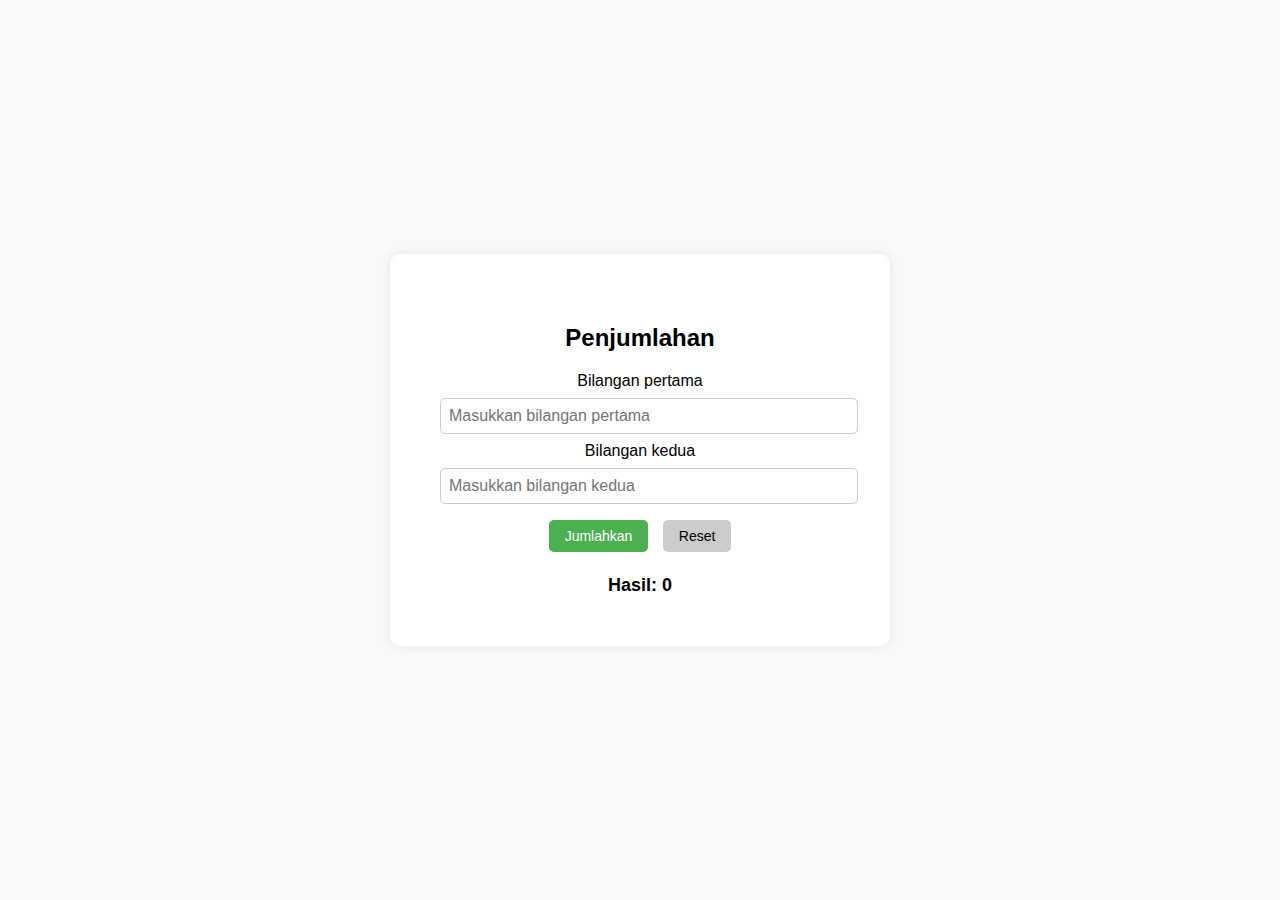
<file: codelab 2/index.html>
<!DOCTYPE html>
<html lang="id">
<head>
    <meta charset="UTF-8">
    <meta name="viewport" content="width=device-width, initial-scale=1.0">
    <title>Penjumlahan</title>
    <link rel="stylesheet" href="styles.css">
</head>
<body>
    <div class="container">
        <h2>Penjumlahan</h2>
        <label for="bilangan1">Bilangan pertama</label>
        <input type="number" id="bilangan1" placeholder="Masukkan bilangan pertama">
        
        <label for="bilangan2">Bilangan kedua</label>
        <input type="number" id="bilangan2" placeholder="Masukkan bilangan kedua">

        <button class="btn-jumlah" onclick="hitungJumlah()">Jumlahkan</button>
        <button class="btn-reset" onclick="reset()">Reset</button>
        
        <div id="hasil" class="result">Hasil: 0</div>
    </div>

    <script src="script.js"></script>
</body>
</html>
</file>
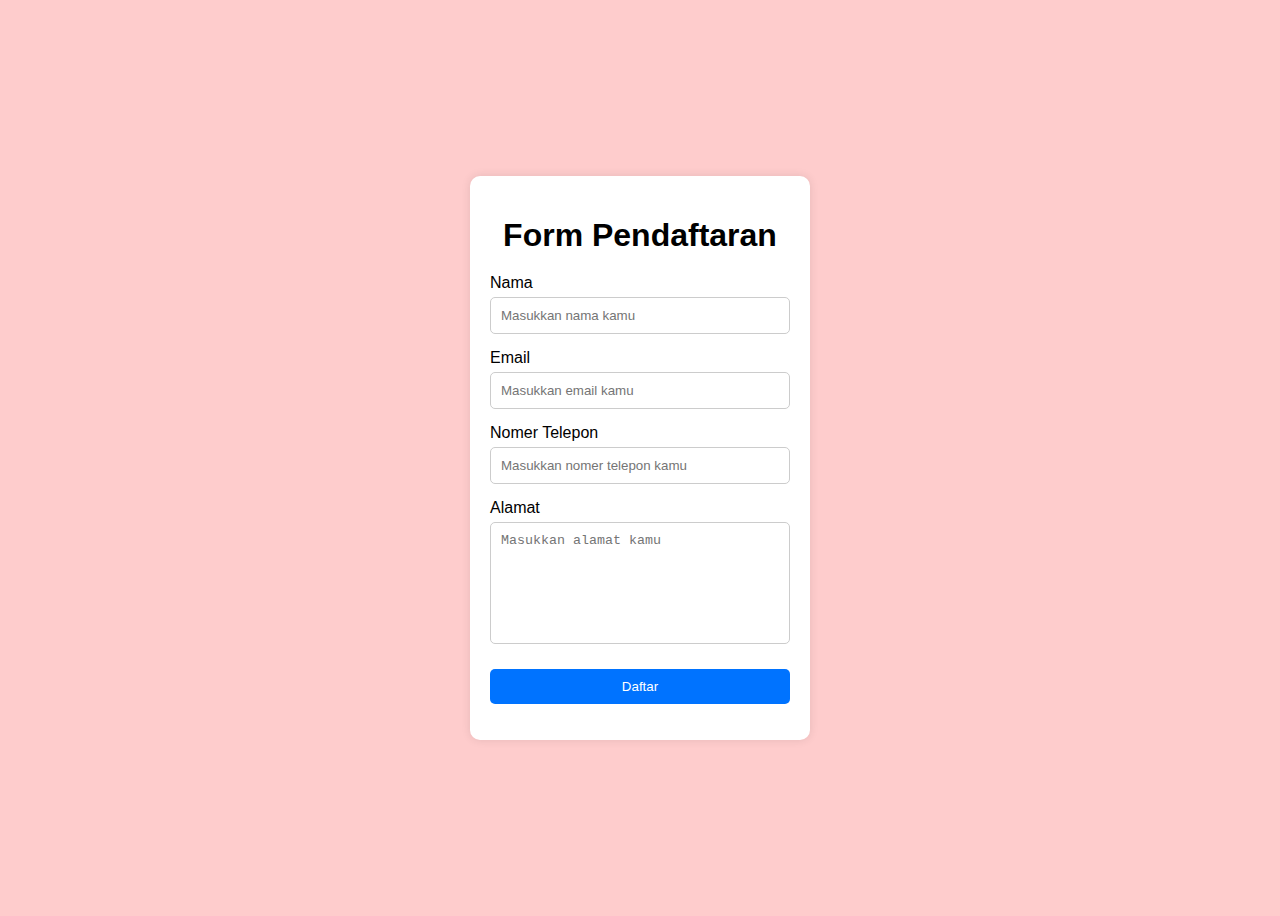
<file: codelab 3/index.html>
<!DOCTYPE html>
<html lang="en">
<head>
    <meta charset="UTF-8">
    <meta name="viewport" content="width=device-width, initial-scale=1.0">
    <title>Form Pendaftaran</title>
    <link rel="stylesheet" href="styles.css">
</head>
<body>
    <div class="form-container">
        <h1>Form Pendaftaran</h1>
        <form id="contactForm">
            <label for="name">Nama</label>
            <input type="text" id="name" placeholder="Masukkan nama kamu">

            <label for="email">Email</label>
            <input type="email" id="email" placeholder="Masukkan email kamu">

            <label for="phone">Nomer Telepon</label>
            <input type="text" id="phone" placeholder="Masukkan nomer telepon kamu">

            <label for="address">Alamat</label>
            <textarea id="address" placeholder="Masukkan alamat kamu"></textarea>

            <button type="submit" id="submit-btn">Daftar</button>
        </form>
        <p id="error-msg"></p>
    </div>

    <script src="script.js"></script>
</body>
</html>
</file>
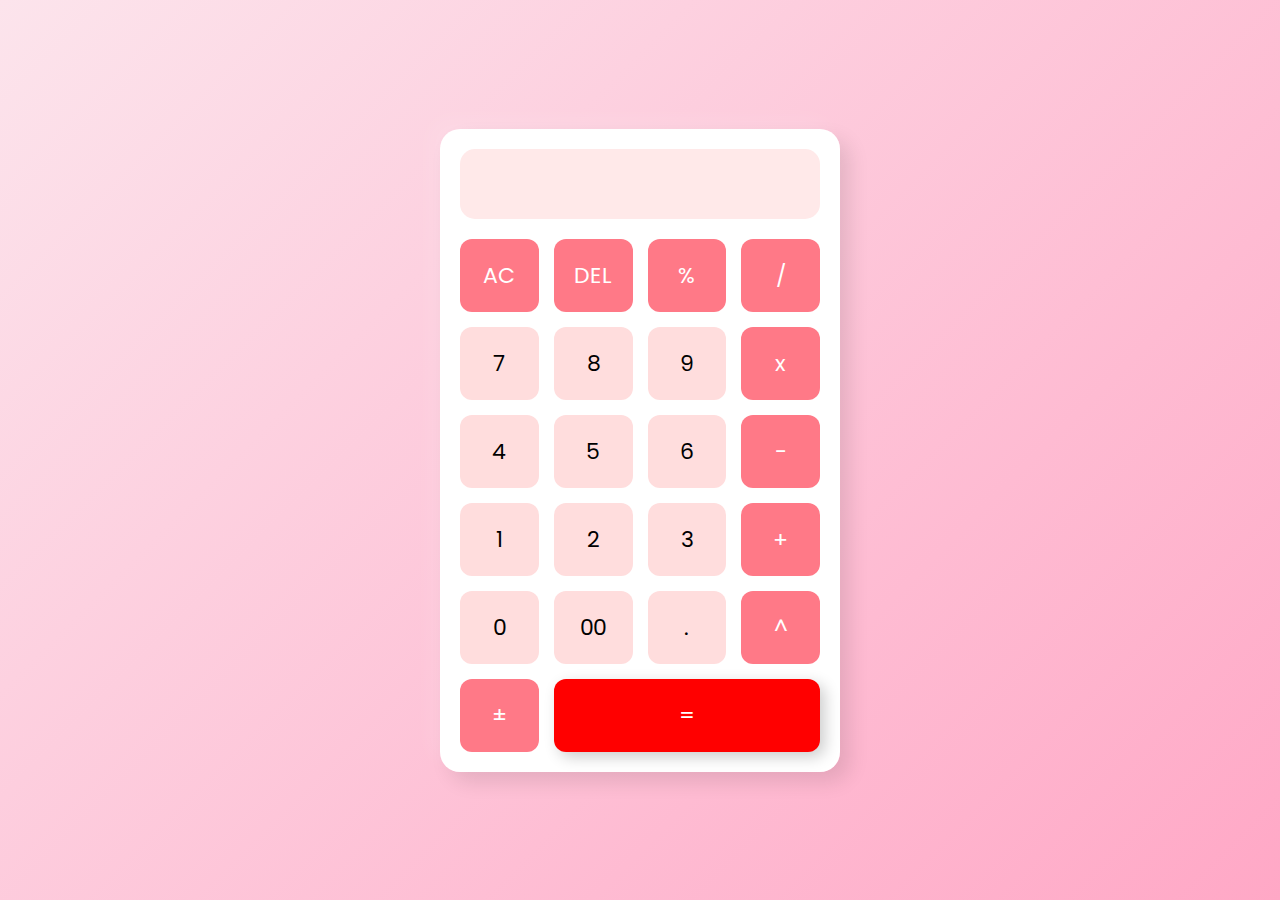
<file: Tugas 1/index.html>
<!DOCTYPE html>
<html lang="id">
<head>
    <meta charset="UTF-8">
    <meta name="viewport" content="width=device-width, initial-scale=1.0">
    <title>Calculator</title>
    <link rel="stylesheet" href="style.css">
</head>
<body>
    <div class="container">
        <input type="text" class="display" readonly>
        <div class="buttons">
            <button class="operator" data-value="AC">AC</button>
            <button class="operator" data-value="DEL">DEL</button>
            <button class="operator" data-value="%">%</button>
            <button class="operator" data-value="/">/</button>

            <button data-value="7">7</button>
            <button data-value="8">8</button>
            <button data-value="9">9</button>
            <button class="operator" data-value="*">x</button>

            <button data-value="4">4</button>
            <button data-value="5">5</button>
            <button data-value="6">6</button>
            <button class="operator" data-value="-">-</button>

            <button data-value="1">1</button>
            <button data-value="2">2</button>
            <button data-value="3">3</button>
            <button class="operator" data-value="+">+</button>

            <button data-value="0">0</button>
            <button data-value="00">00</button>
            <button data-value=".">.</button>
            <button class="operator" data-value="^">^</button>

            <button class="operator" data-value="±">±</button>
            <button class="operator equals" data-value="=">=</button>
        </div>
    </div>
    <script src="script.js"></script>
</body>
</html>
</file>
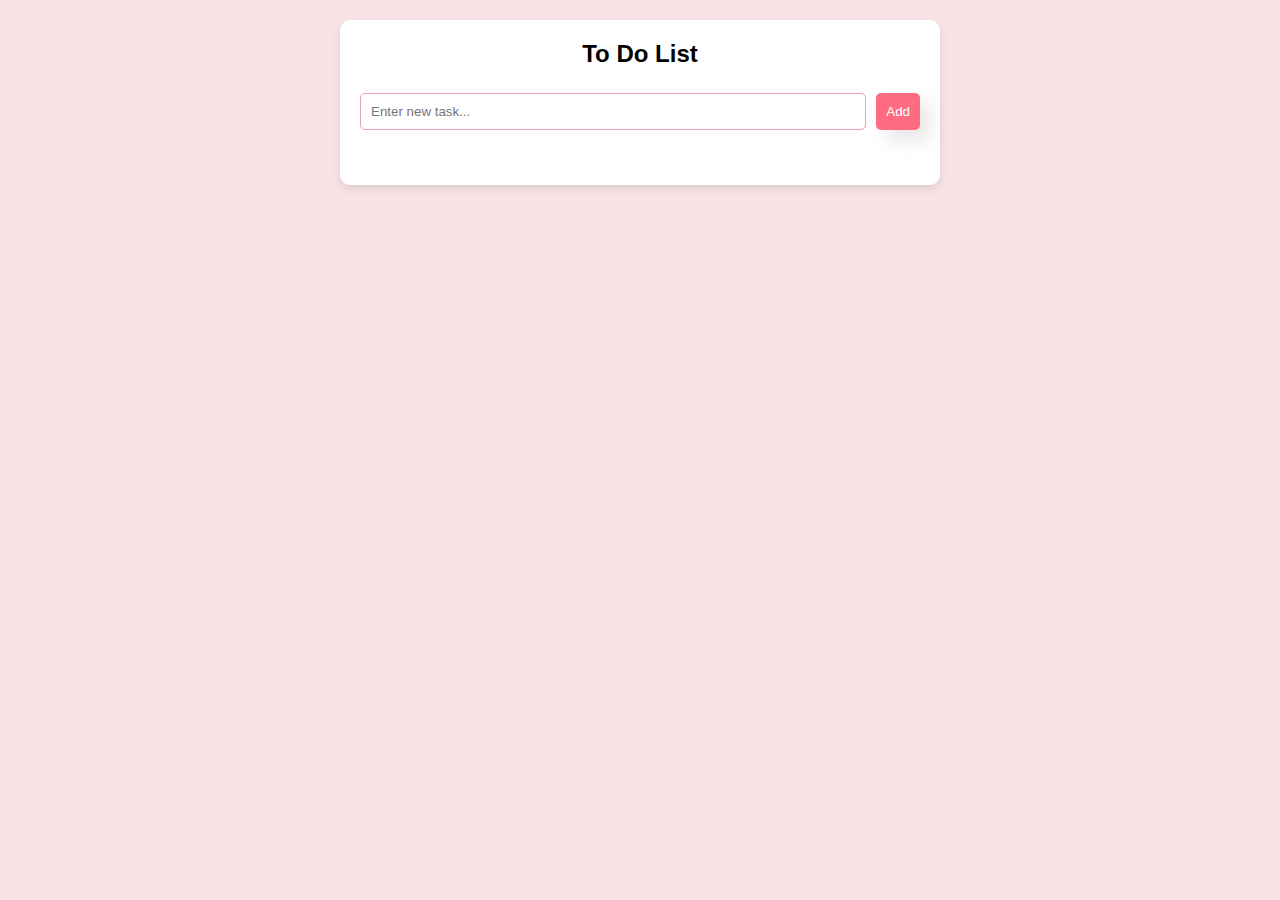
<file: Tugas 2/index.html>
<!DOCTYPE html>
<html lang="en">
<head>
    <meta charset="UTF-8">
    <meta name="viewport" content="width=device-width, initial-scale=1.0">
    <title>To Do List App</title>
    <link rel="stylesheet" href="style.css">
</head>
<body>
    <div class="container">
        <h1>To Do List</h1>
        <div class="input-section">
            <input type="text" id="taskInput" placeholder="Enter new task...">
            <button id="addTaskBtn">Add</button>
        </div>
        <div class="containerList">
            <ul id="taskList"></ul>
        </div>
    </div>

    <script src="script.js"></script>
</body>
</html>
</file>
<file: codelab 2/styles.css>
body {
    font-family: Arial, sans-serif;
    display: flex;
    justify-content: center;
    align-items: center;
    height: 100vh;
    margin: 0;
    background-color: #f9f9f9;
}

.container {
    background-color: white;
    padding: 50px; /* Mengurangi padding */
    border-radius: 10px;
    box-shadow: 0px 0px 10px rgba(0, 0, 0, 0.1);
    text-align: center;
    width: 100%;
    max-width: 500px; /* Mengurangi lebar maksimal kontainer */
    box-sizing: border-box;
}

/* Flexbox untuk mengatur input ke kiri */
.input-group {
    display: flex;
    flex-direction: column;
    align-items: flex-start; /* Agar elemen input di-align ke kiri */
    width: 100%; /* Full width untuk input */
}

label {
    font-size: 16px;
    margin-bottom: 5px; /* Menambahkan sedikit margin antara label dan input */
}

input {
    width: 100%;
    padding: 8px; /* Sedikit mengurangi padding pada input */
    margin: 8px 0; /* Mengurangi jarak antar elemen */
    border: 1px solid #ccc;
    border-radius: 5px;
    font-size: 16px;
    text-align: left; /* Menambahkan agar teks dalam input rata kiri */
}

button {
    padding: 8px 16px; /* Mengurangi padding pada tombol */
    margin: 8px 5px; /* Mengurangi jarak antara tombol */
    border: none;
    border-radius: 5px;
    cursor: pointer;
    font-size: 14px; /* Sedikit mengecilkan font pada tombol */
}

.btn-jumlah {
    background-color: #4CAF50;
    color: white;
}

.btn-reset {
    background-color: #ccc;
}

.result {
    font-size: 18px; /* Sedikit mengecilkan ukuran teks hasil */
    margin-top: 15px; /* Mengurangi margin atas pada hasil */
    font-weight: bold;
}
</file>
<file: codelab 3/styles.css>
body {
    font-family: Arial, sans-serif;
    background-color: #fecccc;
    display: flex;
    justify-content: center;
    align-items: center;
    height: 100vh;
}

.form-container {
    background-color: white;
    padding: 20px;
    border-radius: 10px;
    box-shadow: 0 0 10px rgba(0, 0, 0, 0.1);
    width: 300px;
}

h1 {
    text-align: center;
    margin-bottom: 20px;
}

form {
    display: flex;
    flex-direction: column;
}

label {
    margin-bottom: 5px;
}

input, textarea {
    padding: 10px;
    margin-bottom: 15px;
    border: 1px solid #ccc;
    border-radius: 5px;
}

textarea {
    resize: none;
    height: 100px;
}

button {
    padding: 10px;
    border: none;
    background-color: #0073ff;
    color: white;
    border-radius: 5px;
    cursor: pointer;
    margin-top: 10px;
}

button:hover {
    opacity: 0.9;
}

#error-msg {
    color: red;
    text-align: center;
    margin-top: 10px;
}
</file>
<file: Tugas 1/style.css>
@import url('https://fonts.googleapis.com/css2?family=Poppins:wght@300;400;500;600;700&display=swap');

* {
    margin: 0;
    padding: 0;
    box-sizing: border-box;
    font-family: "Poppins", sans-serif;
}

body {
    min-height: 100vh;
    display: flex;
    align-items: center;
    justify-content: center;
    background: linear-gradient(135deg, #FCE4EC, #ffa8c6); /* Soft blush pink gradient */
    padding: 10px;
}

.container {
    width: 100%;
    max-width: 400px;
    border-radius: 20px;
    padding: 20px;
    background: linear-gradient(145deg, #ffffff, #ffffff); /* Muted pink gradient */
    box-shadow: 10px 10px 20px rgba(0, 0, 0, 0.1), -10px -10px 20px rgba(255, 255, 255, 0.1);
    transition: transform 0.3s ease;
}

.container:hover {
    transform: scale(1.03);
}

.display {
    height: 70px;
    width: 100%;
    outline: none;
    border: none;
    text-align: right;
    margin-bottom: 20px;
    font-size: 32px;
    padding: 15px;
    color: #333;
    border-radius: 15px;
    background: #ffe9e9;
    /*box-shadow: inset 3px 3px 10px rgba(0, 0, 0, 0.1), inset -3px -3px 10px rgba(255, 255, 255, 0.7);*/
}

.buttons {
    display: grid;
    grid-gap: 15px;
    grid-template-columns: repeat(4, 1fr);
}

.buttons button {
    padding: 20px;
    border-radius: 12px;
    border: none;
    font-size: 22px;
    cursor: pointer;
    background-color: #ffdddd; /* Soft pink */
    /*box-shadow: 3px 3px 10px rgba(0, 0, 0, 0.1), -3px -3px 10px rgba(255, 255, 255, 0.5);
    transition: background-color 0.2s, transform 0.1s, box-shadow 0.2s;*/
}

.buttons button:hover {
    background-color: #ff0000; /* Muted red */
    color: white;
    box-shadow: 0 5px 15px rgba(0, 0, 0, 0.2);
}

.buttons button:active {
    transform: scale(0.95);
    box-shadow: none;
}

.buttons .operator {
    background-color: #ff7987; /* Soft pink for operators */
    color: #ffffff; /* Elegant red */
}

.buttons .operator:hover {
    background-color: #000000; /* Sophisticated darker red */
    color: #FFF;
}

.buttons .equals {
    grid-column: span 3;
    background-color: #ff0000; /* Elegant red */
    color: #FFF;
    box-shadow: 5px 5px 15px rgba(0, 0, 0, 0.2);
}

.buttons .equals:hover {
    background-color: #000000; /* Muted dark red */
    color: #FFF;
}

@media (max-width: 500px) {
    .display {
        font-size: 24px;
        height: 60px;
    }

    .buttons button {
        font-size: 18px;
        padding: 15px;
    }

    .container {
        padding: 15px;
    }
}

@media (max-width: 350px) {
    .display {
        font-size: 20px;
        height: 50px;
    }

    .buttons button {
        font-size: 16px;
        padding: 10px;
    }
}
</file>
<file: Tugas 2/style.css>
* {
    margin: 0;
    padding: 0;
    box-sizing: border-box;
}

body {
    font-family: Arial, sans-serif;
    background-color: #f8e3e7; /* Warna latar belakang semi pink */
    margin: 0;
    padding: 20px;
}

.container {
    max-width: 600px; /* Lebar maksimum untuk layar yang lebih besar */
    margin: auto; /* Menempatkan container di tengah */
    padding: 20px;
    background: #ffffff;
    border-radius: 10px;
    box-shadow: 0 4px 8px rgba(0, 0, 0, 0.1);
}

h1 {
    text-align: center;
    margin-bottom: 20px;
    font-size: 24px; /* Ukuran font untuk judul */
    color: #000000; /* Warna teks heading semi pink gelap */
}

.input-section {
    display: flex;
    margin-bottom: 20px;
}

input[type="text"],
button,
textarea {
    border-radius: 5px;
    border: 1px solid #e9a2b0; /* Warna pink muda untuk border */
    padding: 10px;
    margin: 5px 0;
    width: 100%; /* Membuat input full width */
}

button {
    background-color: #ff6b81; /* Warna tombol semi merah/pink */
    color: white;
    border: none;
    cursor: pointer;
    box-shadow: 10px 10px 20px rgba(0, 0, 0, 0.1), -10px -10px 10px rgba(255, 255, 255, 0.1);
    transition: transform 0.7s ease;
}

button:hover {
    background-color: #e65a6e; /* Warna saat hover tombol */
    transform: scale(1.1);
}

.containerList {
    overflow-y: scroll;
}

ul {
    list-style: none;
    margin-top: 10px;
    padding: 0;
    max-height: 400px;
}

li {
    background: #ffe3e9; /* Warna latar belakang item list pink sangat muda */
    margin-bottom: 10px;
    padding: 10px;
    display: flex;
    justify-content: space-between;
    align-items: center;
    border-radius: 5px;
    box-shadow: 0 2px 4px rgba(0, 0, 0, 0.1);
}

li input {
    border: none;
    background: none;
    flex-grow: 1;
    font-size: 16px;
    padding: 5px;
}

li input:focus {
    outline: none;
    border-bottom: 1px solid #ff6b81; /* Border bawah saat fokus */
}

li textarea {
    border: none;
    background: none;
    flex-grow: 1;
    font-size: 16px;
    padding: 5px;
    resize: none; /* Mencegah resize */
    height: auto; /* Menyesuaikan tinggi dengan konten */
}

li textarea:focus {
    outline: none;
    border-bottom: 1px solid #ff6b81; /* Border bawah saat fokus */
}

li button {
    background-color: #ff4d6d; /* Warna tombol delete merah/pink */
    border: none;
    color: white;
    padding: 5px 10px;
    cursor: pointer;
    border-radius: 3px;
}

li button:hover {
    background-color: #e63e57; /* Warna saat hover tombol delete */
}

.editBtn {
    background-color: #ffd54f; /* Warna tombol edit kuning pastel */
    margin-right: 10px;
}

.editBtn:hover {
    background-color: #ffca28; /* Warna saat hover tombol edit */
}

@media (min-width: 600px) {
    li {
        flex-direction: row; /* Menyusun elemen secara horisontal di layar besar */
        align-items: center;
    }

    li textarea {
        height: 40px; /* Tinggi tetap di layar besar */
    }

    button {
        width: auto; /* Membuat tombol otomatis menyesuaikan ukuran */
        margin-left: 10px; /* Menambahkan jarak antar tombol */
    }
}
</file>
